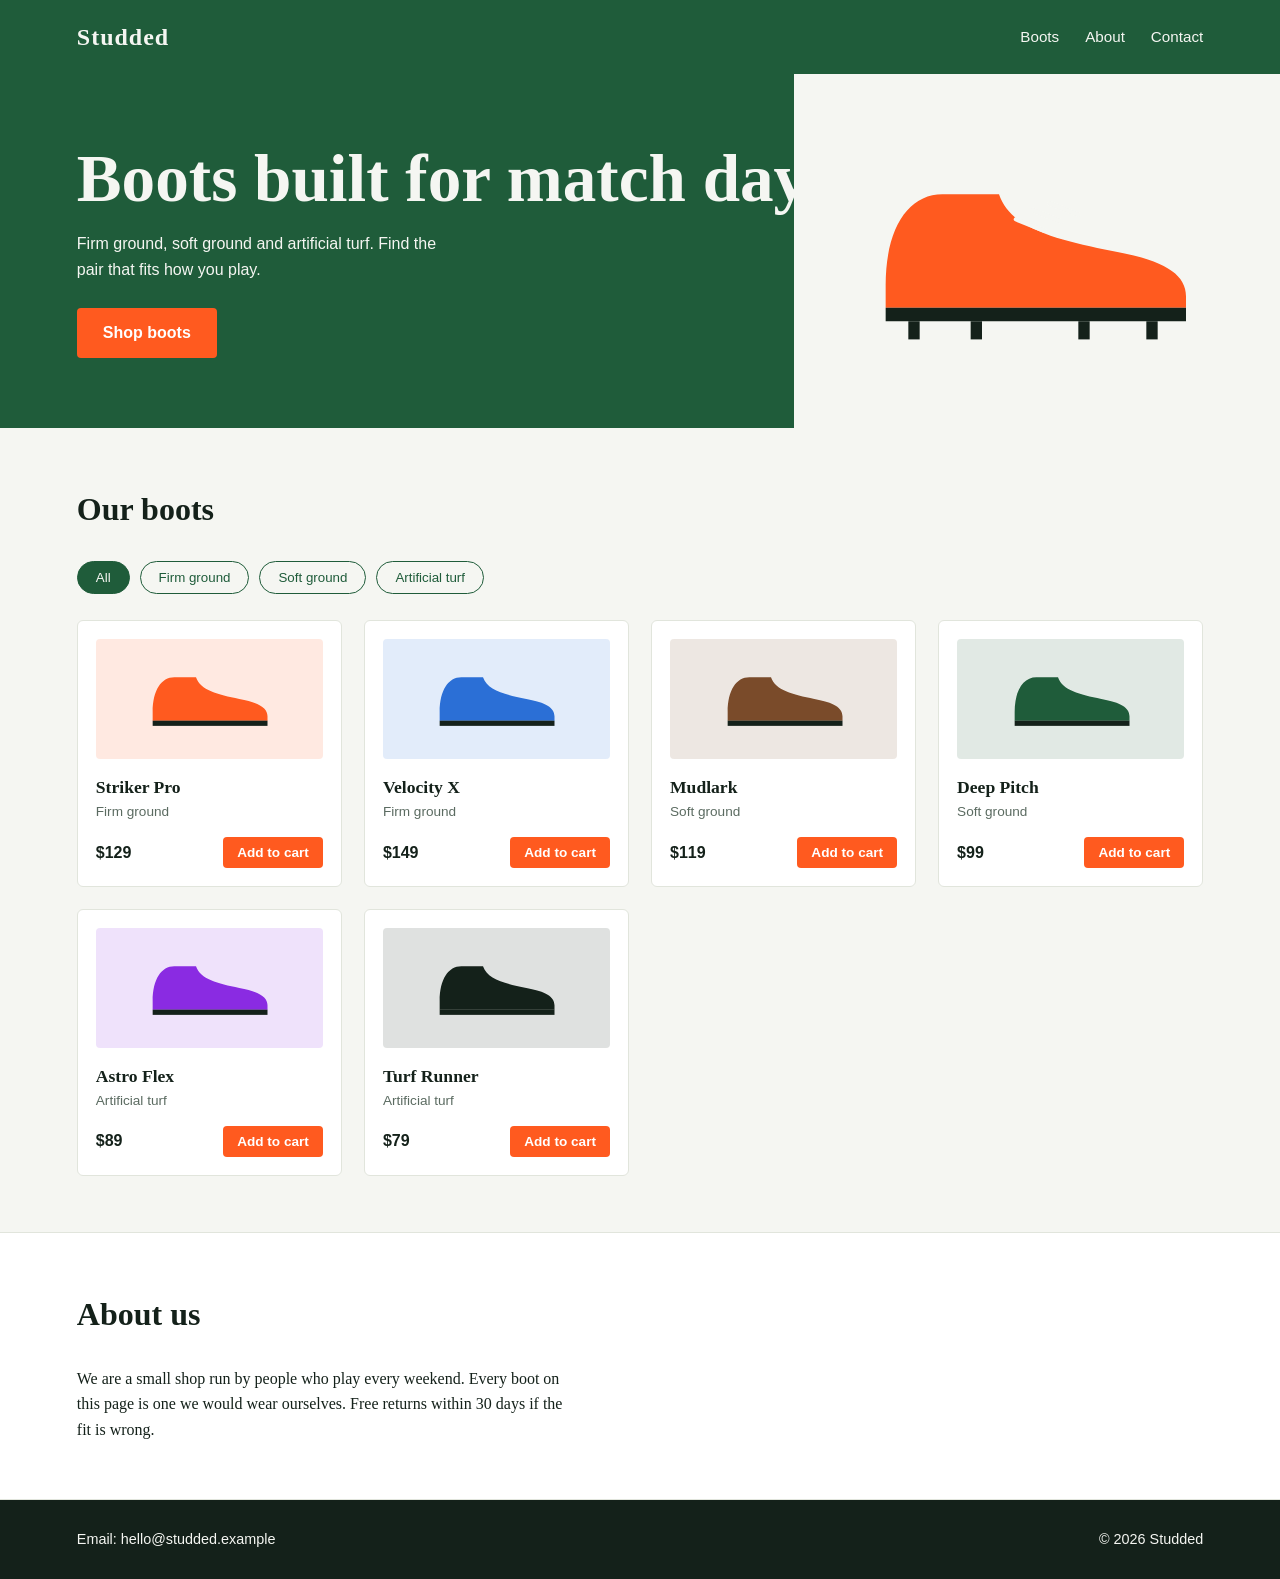
<file: football-boots.html>
<!DOCTYPE html>
<html lang="en">
<head>
<meta charset="UTF-8">
<meta name="viewport" content="width=device-width, initial-scale=1">
<title>Studded – Football Boots</title>
<style>
  :root {
    --turf: #1f5c3a;
    --chalk: #f5f6f2;
    --ink: #14211a;
    --line: #e1e5dc;
    --flare: #ff5a1f;
  }
  * { box-sizing: border-box; margin: 0; padding: 0; }
  body { font-family: Georgia, "Times New Roman", serif; background: var(--chalk); color: var(--ink); line-height: 1.6; }
  a { color: inherit; text-decoration: none; }

  header { display: flex; justify-content: space-between; align-items: center; padding: 18px 6vw; background: var(--turf); color: var(--chalk); }
  header .logo { font-size: 1.5rem; font-weight: bold; letter-spacing: 1px; }
  nav a { margin-left: 22px; font-family: Arial, sans-serif; font-size: .95rem; }
  nav a:hover, nav a:focus-visible { text-decoration: underline; }

  .hero { padding: 70px 6vw; background: linear-gradient(90deg, var(--turf) 0 62%, var(--chalk) 62% 100%); color: var(--chalk); display: flex; align-items: center; gap: 30px; }
  .hero-text { flex: 1; }
  .hero h1 { font-size: clamp(2.2rem, 6vw, 4.2rem); line-height: 1.05; margin-bottom: 16px; }
  .hero p { max-width: 42ch; margin-bottom: 26px; font-family: Arial, sans-serif; }
  .btn { display: inline-block; background: var(--flare); color: #fff; padding: 12px 26px; font-family: Arial, sans-serif; font-weight: bold; border: 0; border-radius: 4px; cursor: pointer; }
  .btn:hover { background: #e24a12; }
  .hero svg { width: min(340px, 40vw); flex-shrink: 0; }

  section { padding: 56px 6vw; }
  h2 { font-size: 2rem; margin-bottom: 26px; }

  .filters { display: flex; gap: 10px; margin-bottom: 26px; flex-wrap: wrap; }
  .filters button { font-family: Arial, sans-serif; padding: 8px 18px; border: 1px solid var(--turf); background: transparent; color: var(--turf); border-radius: 20px; cursor: pointer; }
  .filters button.active, .filters button:hover { background: var(--turf); color: var(--chalk); }

  .grid { display: grid; grid-template-columns: repeat(auto-fill, minmax(220px, 1fr)); gap: 22px; }
  .card { background: #fff; border: 1px solid var(--line); border-radius: 6px; padding: 18px; }
  .card .pic { height: 120px; display: flex; align-items: center; justify-content: center; border-radius: 4px; margin-bottom: 14px; }
  .card h3 { font-size: 1.1rem; }
  .card .type { font-family: Arial, sans-serif; font-size: .85rem; color: #5b6b61; }
  .card .row { display: flex; justify-content: space-between; align-items: center; margin-top: 14px; font-family: Arial, sans-serif; }
  .price { font-weight: bold; }
  .card .btn { padding: 8px 14px; font-size: .85rem; }

  .about { background: #fff; border-top: 1px solid var(--line); border-bottom: 1px solid var(--line); }
  .about p { max-width: 62ch; }

  footer { padding: 28px 6vw; background: var(--ink); color: var(--chalk); font-family: Arial, sans-serif; font-size: .9rem; display: flex; justify-content: space-between; flex-wrap: wrap; gap: 10px; }

  @media (max-width: 700px) {
    .hero { background: var(--turf); flex-direction: column; text-align: left; }
    .hero svg { width: 220px; }
  }
</style>
</head>
<body>

<header>
  <a class="logo" href="#top">Studded</a>
  <nav>
    <a href="#boots">Boots</a>
    <a href="#about">About</a>
    <a href="#contact">Contact</a>
  </nav>
</header>

<div class="hero" id="top">
  <div class="hero-text">
    <h1>Boots built for match day.</h1>
    <p>Firm ground, soft ground and artificial turf. Find the pair that fits how you play.</p>
    <a class="btn" href="#boots">Shop boots</a>
  </div>
  <!-- Simple boot drawing -->
  <svg viewBox="0 0 300 180" role="img" aria-label="Football boot illustration">
    <path d="M20 120 C20 70 40 40 70 40 L120 40 C130 70 170 80 220 90 C265 98 285 110 285 130 L285 140 L20 140 Z" fill="#ff5a1f"/>
    <path d="M20 140 L285 140 L285 152 L20 152 Z" fill="#14211a"/>
    <g fill="#14211a"><rect x="40" y="152" width="10" height="16"/><rect x="95" y="152" width="10" height="16"/><rect x="190" y="152" width="10" height="16"/><rect x="250" y="152" width="10" height="16"/></g>
    <g stroke="#f5f6f2" stroke-width="4" stroke-linecap="round"><path d="M135 62 L160 72"/><path d="M150 54 L175 64"/><path d="M165 48 L190 58"/></g>
  </svg>
</div>

<section id="boots">
  <h2>Our boots</h2>
  <div class="filters" id="filters">
    <button class="active" data-type="all">All</button>
    <button data-type="FG">Firm ground</button>
    <button data-type="SG">Soft ground</button>
    <button data-type="AG">Artificial turf</button>
  </div>
  <div class="grid" id="grid"></div>
</section>

<section class="about" id="about">
  <h2>About us</h2>
  <p>We are a small shop run by people who play every weekend. Every boot on this page is one we would wear ourselves. Free returns within 30 days if the fit is wrong.</p>
</section>

<footer id="contact">
  <span>Email: hello@studded.example</span>
  <span>&copy; 2026 Studded</span>
</footer>

<script>
  const boots = [
    { name: "Striker Pro",   type: "FG", label: "Firm ground",     price: 129, color: "#ff5a1f" },
    { name: "Velocity X",    type: "FG", label: "Firm ground",     price: 149, color: "#2b6fd6" },
    { name: "Mudlark",       type: "SG", label: "Soft ground",     price: 119, color: "#7a4b2a" },
    { name: "Deep Pitch",    type: "SG", label: "Soft ground",     price: 99,  color: "#1f5c3a" },
    { name: "Astro Flex",    type: "AG", label: "Artificial turf", price: 89,  color: "#8a2be2" },
    { name: "Turf Runner",   type: "AG", label: "Artificial turf", price: 79,  color: "#14211a" }
  ];

  const grid = document.getElementById("grid");

  function render(filter) {
    grid.innerHTML = "";
    boots.filter(b => filter === "all" || b.type === filter).forEach(b => {
      const card = document.createElement("div");
      card.className = "card";
      card.innerHTML = `
        <div class="pic" style="background:${b.color}22">
          <svg viewBox="0 0 300 180" width="130" aria-hidden="true">
            <path d="M20 120 C20 70 40 40 70 40 L120 40 C130 70 170 80 220 90 C265 98 285 110 285 130 L285 140 L20 140 Z" fill="${b.color}"/>
            <rect x="20" y="140" width="265" height="12" fill="#14211a"/>
          </svg>
        </div>
        <h3>${b.name}</h3>
        <div class="type">${b.label}</div>
        <div class="row">
          <span class="price">$${b.price}</span>
          <button class="btn" onclick="alert('${b.name} added to cart')">Add to cart</button>
        </div>`;
      grid.appendChild(card);
    });
  }

  document.getElementById("filters").addEventListener("click", e => {
    if (e.target.tagName !== "BUTTON") return;
    document.querySelectorAll("#filters button").forEach(btn => btn.classList.remove("active"));
    e.target.classList.add("active");
    render(e.target.dataset.type);
  });

  render("all");
</script>
</body>
</html>
</file>
